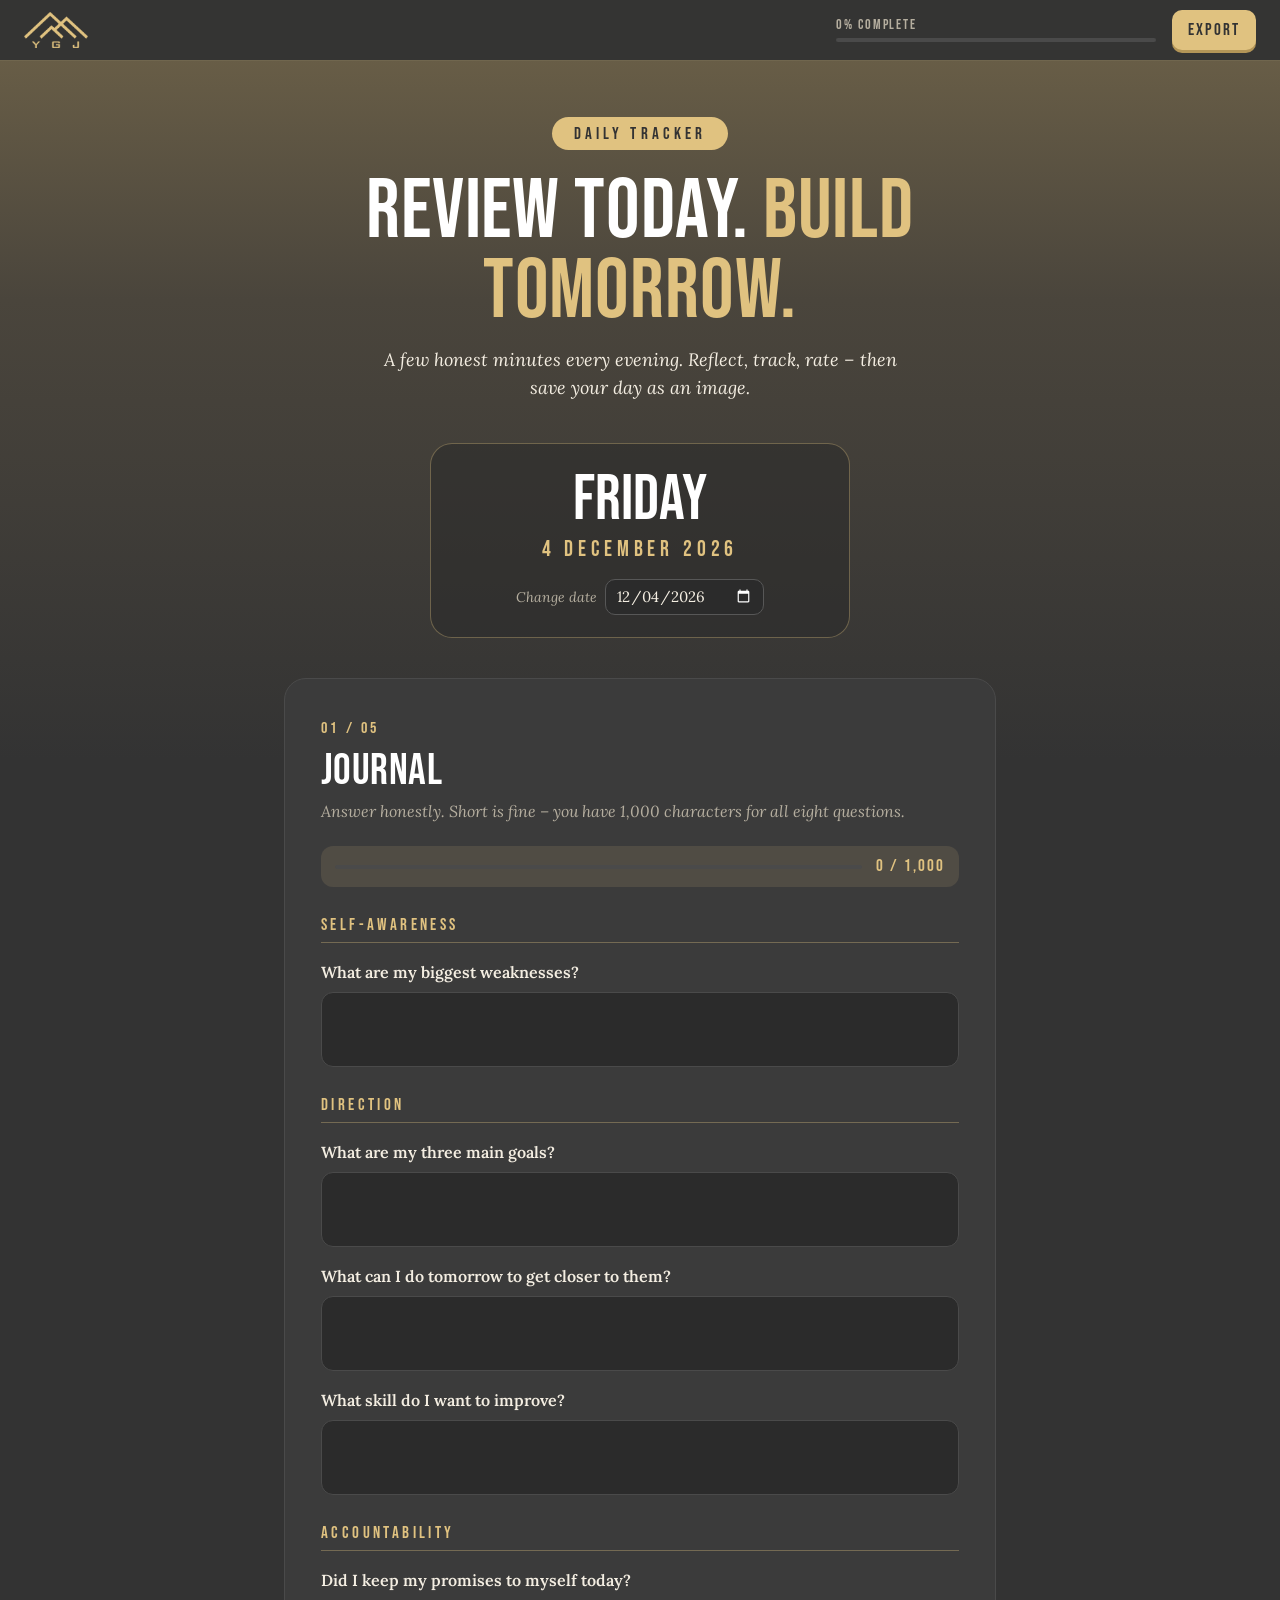
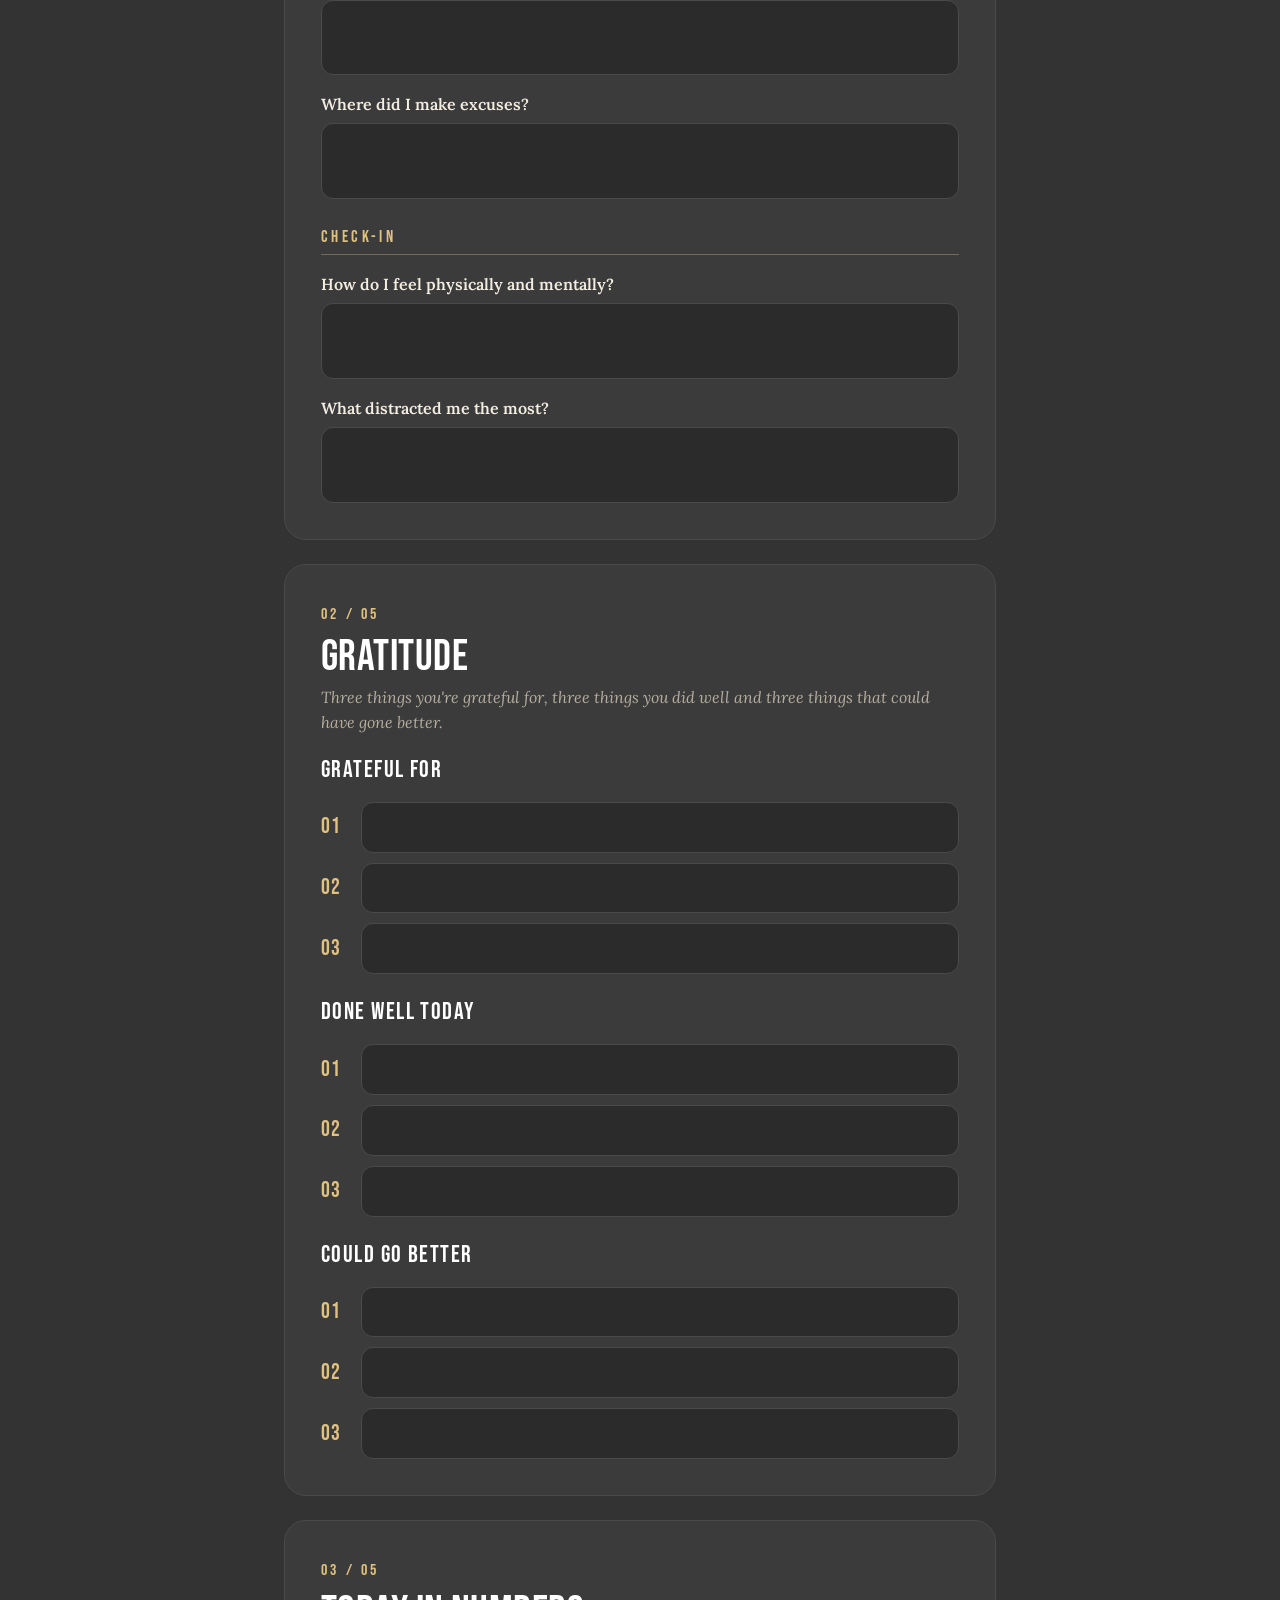
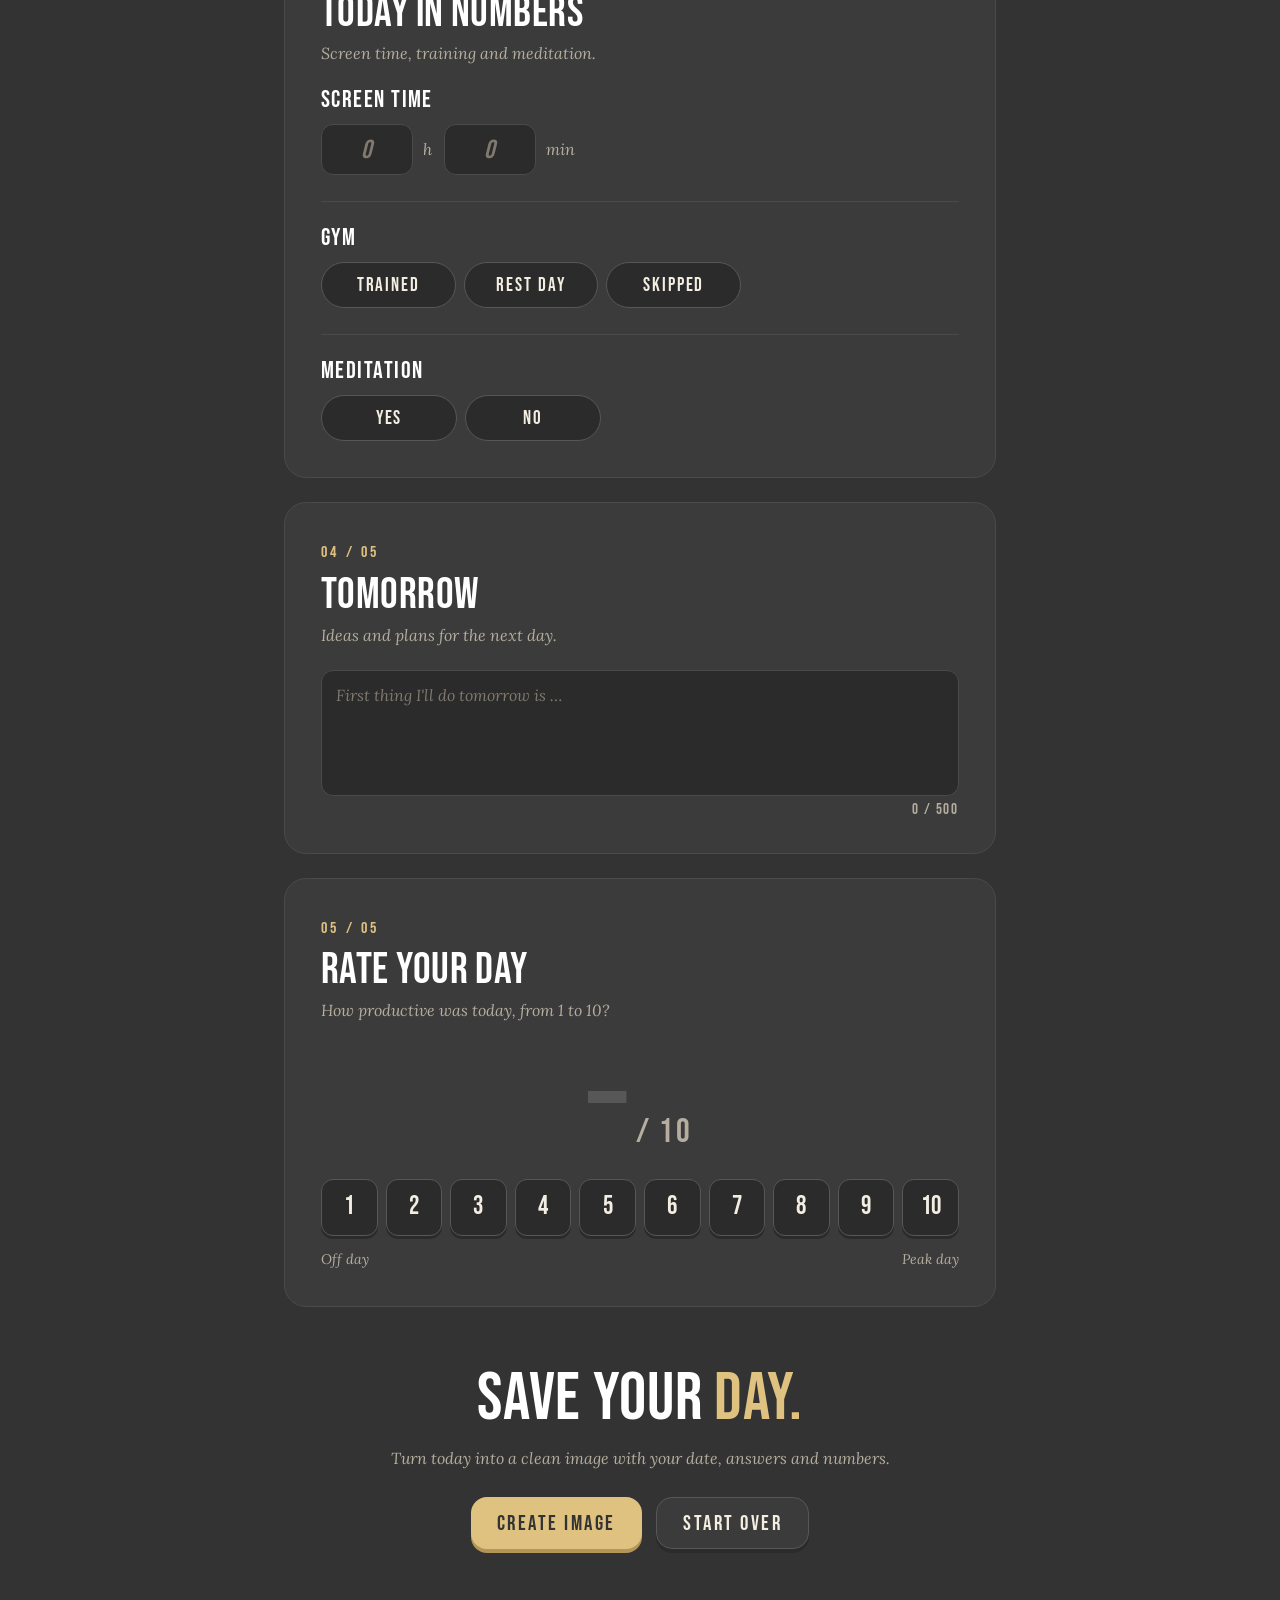
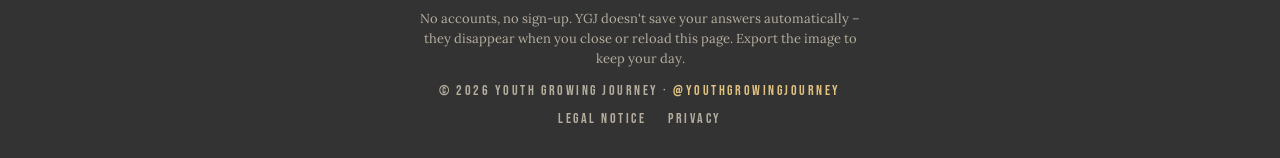
<file: index.html>
<!doctype html>
<html lang="en">
<head>
  <meta charset="utf-8">
  <meta name="viewport" content="width=device-width, initial-scale=1, viewport-fit=cover">
  <title>YGJ Daily Tracker</title>
  <meta name="description" content="Journal, gratitude, screen time, gym, meditation and a productivity rating – review your day in a few minutes and save it as a clean image. No account needed.">
  <meta name="theme-color" content="#333333">
  <meta property="og:title" content="YGJ Daily Tracker">
  <meta property="og:description" content="Review today. Build tomorrow. A daily tracker by Youth Growing Journey – no account needed.">
  <meta property="og:type" content="website">
  <meta property="og:image" content="https://youthgrowingjourney.github.io/daily-tracker/assets/icon-512.png">
  <link rel="icon" type="image/png" sizes="48x48" href="assets/favicon-48.png">
  <link rel="apple-touch-icon" href="assets/apple-touch-icon.png">
  <link rel="manifest" href="manifest.webmanifest">
  <link rel="preload" href="assets/fonts/bebas-neue-latin.woff2" as="font" type="font/woff2" crossorigin>
  <link rel="preload" href="assets/fonts/lora-latin.woff2" as="font" type="font/woff2" crossorigin>
  <link rel="stylesheet" href="styles.css">
  <script type="module" src="app.js"></script>
</head>
<body>
  <header class="bar">
    <a class="bar-brand" href="#top" aria-label="YGJ Daily Tracker – back to top">
      <img src="assets/logo-gold.png" alt="YGJ" width="72" height="40">
    </a>
    <div class="bar-progress" aria-live="polite">
      <span class="bar-progress-label"><span id="progressValue">0</span>% complete</span>
      <span class="bar-track" aria-hidden="true"><i id="progressFill"></i></span>
    </div>
    <button type="button" class="btn btn-gold btn-small" data-action="export">Export</button>
  </header>

  <main id="top">
    <section class="hero">
      <span class="pill">Daily Tracker</span>
      <h1 class="hero-title">Review today. <em>Build tomorrow.</em></h1>
      <p class="hero-sub">A few honest minutes every evening. Reflect, track, rate&nbsp;– then save your day as an image.</p>

      <div class="notice" id="inAppBanner" hidden>
        <p><strong data-app-name>This in-app browser</strong> can't save images. Open the tracker in your browser&nbsp;– your entries come with you.</p>
        <div class="notice-actions">
          <button type="button" class="btn btn-gold btn-small" data-action="open-browser">Open in browser</button>
          <button type="button" class="link-btn" data-action="copy-link">Copy link</button>
        </div>
        <p class="notice-help" hidden>Didn't open? Tap the ··· menu at the top and choose “Open in browser”, or copy the link and paste it into Safari or Chrome.</p>
      </div>

      <div class="day">
        <p class="day-weekday" id="dayWeekday">Today</p>
        <p class="day-date" id="dayDate"></p>
        <label class="day-change">
          <span>Change date</span>
          <input type="date" id="date" name="date" required>
        </label>
      </div>
    </section>

    <form id="tracker" autocomplete="off" novalidate>

      <!-- 01 Journal -->
      <section class="card" id="journal" aria-labelledby="journal-title">
        <header class="sec-head">
          <span class="sec-num">01 / 05</span>
          <h2 class="sec-title" id="journal-title">Journal</h2>
          <p class="sec-sub">Answer honestly. Short is fine&nbsp;– you have 1,000 characters for all eight questions.</p>
        </header>

        <div class="budget" aria-live="polite">
          <span class="budget-track" aria-hidden="true"><i id="budgetFill"></i></span>
          <span class="budget-count"><span id="budgetUsed">0</span> / 1,000</span>
        </div>

        <div class="q-group">
          <h3 class="q-group-title">Self-awareness</h3>
          <div class="field">
            <label for="q1">What are my biggest weaknesses?</label>
            <textarea id="q1" name="q1" rows="2" data-journal></textarea>
          </div>
        </div>

        <div class="q-group">
          <h3 class="q-group-title">Direction</h3>
          <div class="field">
            <label for="q2">What are my three main goals?</label>
            <textarea id="q2" name="q2" rows="2" data-journal></textarea>
          </div>
          <div class="field">
            <label for="q3">What can I do tomorrow to get closer to them?</label>
            <textarea id="q3" name="q3" rows="2" data-journal></textarea>
          </div>
          <div class="field">
            <label for="q4">What skill do I want to improve?</label>
            <textarea id="q4" name="q4" rows="2" data-journal></textarea>
          </div>
        </div>

        <div class="q-group">
          <h3 class="q-group-title">Accountability</h3>
          <div class="field">
            <label for="q5">Did I keep my promises to myself today?</label>
            <textarea id="q5" name="q5" rows="2" data-journal></textarea>
          </div>
          <div class="field">
            <label for="q6">Where did I make excuses?</label>
            <textarea id="q6" name="q6" rows="2" data-journal></textarea>
          </div>
        </div>

        <div class="q-group">
          <h3 class="q-group-title">Check-in</h3>
          <div class="field">
            <label for="q7">How do I feel physically and mentally?</label>
            <textarea id="q7" name="q7" rows="2" data-journal></textarea>
          </div>
          <div class="field">
            <label for="q8">What distracted me the most?</label>
            <textarea id="q8" name="q8" rows="2" data-journal></textarea>
          </div>
        </div>
      </section>

      <!-- 02 Gratitude -->
      <section class="card" id="gratitude" aria-labelledby="gratitude-title">
        <header class="sec-head">
          <span class="sec-num">02 / 05</span>
          <h2 class="sec-title" id="gratitude-title">Gratitude</h2>
          <p class="sec-sub">Three things you're grateful for, three things you did well and three things that could have gone better.</p>
        </header>

        <div class="lists">
          <fieldset class="list" data-list="grateful">
            <legend>Grateful for</legend>
            <label class="list-item"><span>01</span><input type="text" maxlength="80" aria-label="Grateful for, 1"></label>
            <label class="list-item"><span>02</span><input type="text" maxlength="80" aria-label="Grateful for, 2"></label>
            <label class="list-item"><span>03</span><input type="text" maxlength="80" aria-label="Grateful for, 3"></label>
          </fieldset>
          <fieldset class="list" data-list="wins">
            <legend>Done well today</legend>
            <label class="list-item"><span>01</span><input type="text" maxlength="80" aria-label="Done well today, 1"></label>
            <label class="list-item"><span>02</span><input type="text" maxlength="80" aria-label="Done well today, 2"></label>
            <label class="list-item"><span>03</span><input type="text" maxlength="80" aria-label="Done well today, 3"></label>
          </fieldset>
          <fieldset class="list" data-list="better">
            <legend>Could go better</legend>
            <label class="list-item"><span>01</span><input type="text" maxlength="80" aria-label="Could go better, 1"></label>
            <label class="list-item"><span>02</span><input type="text" maxlength="80" aria-label="Could go better, 2"></label>
            <label class="list-item"><span>03</span><input type="text" maxlength="80" aria-label="Could go better, 3"></label>
          </fieldset>
        </div>
      </section>

      <!-- 03 Zahlen -->
      <section class="card" id="numbers" aria-labelledby="numbers-title">
        <header class="sec-head">
          <span class="sec-num">03 / 05</span>
          <h2 class="sec-title" id="numbers-title">Today in numbers</h2>
          <p class="sec-sub">Screen time, training and meditation.</p>
        </header>

        <div class="stat">
          <h3 class="stat-title">Screen time</h3>
          <div class="duration">
            <label><input type="number" id="screenH" inputmode="numeric" min="0" max="24" placeholder="0"><span>h</span></label>
            <label><input type="number" id="screenM" inputmode="numeric" min="0" max="59" placeholder="0"><span>min</span></label>
          </div>
        </div>

        <div class="stat">
          <h3 class="stat-title" id="gym-title">Gym</h3>
          <div class="seg" role="radiogroup" aria-labelledby="gym-title">
            <label><input type="radio" name="gym" value="trained"><span>Trained</span></label>
            <label><input type="radio" name="gym" value="rest"><span>Rest day</span></label>
            <label><input type="radio" name="gym" value="skipped"><span>Skipped</span></label>
          </div>
          <div class="duration" id="gymDuration" hidden>
            <label><input type="number" id="gymMin" inputmode="numeric" min="0" max="600" placeholder="60"><span>min in the gym</span></label>
          </div>
        </div>

        <div class="stat">
          <h3 class="stat-title" id="med-title">Meditation</h3>
          <div class="seg" role="radiogroup" aria-labelledby="med-title" style="--options: 2">
            <label><input type="radio" name="meditation" value="yes"><span>Yes</span></label>
            <label><input type="radio" name="meditation" value="no"><span>No</span></label>
          </div>
          <div class="duration" id="medDuration" hidden>
            <label><input type="number" id="medMin" inputmode="numeric" min="0" max="600" placeholder="10"><span>min meditated</span></label>
          </div>
        </div>
      </section>

      <!-- 04 Morgen -->
      <section class="card" id="tomorrow" aria-labelledby="tomorrow-title">
        <header class="sec-head">
          <span class="sec-num">04 / 05</span>
          <h2 class="sec-title" id="tomorrow-title">Tomorrow</h2>
          <p class="sec-sub">Ideas and plans for the next day.</p>
        </header>
        <div class="field">
          <label for="plans" class="visually-hidden">Ideas and plans for tomorrow</label>
          <textarea id="plans" name="plans" rows="4" maxlength="500" placeholder="First thing I'll do tomorrow is …"></textarea>
          <span class="field-count"><span id="plansCount">0</span> / 500</span>
        </div>
      </section>

      <!-- 05 Bewertung -->
      <section class="card" id="rating" aria-labelledby="rating-title">
        <header class="sec-head">
          <span class="sec-num">05 / 05</span>
          <h2 class="sec-title" id="rating-title">Rate your day</h2>
          <p class="sec-sub">How productive was today, from 1 to 10?</p>
        </header>

        <div class="rating-display" aria-hidden="true">
          <span class="rating-big" id="ratingBig">–</span><span class="rating-of">/ 10</span>
        </div>
        <div class="rating-scale" role="radiogroup" aria-labelledby="rating-title">
          <label><input type="radio" name="rating" value="1"><span>1</span></label>
          <label><input type="radio" name="rating" value="2"><span>2</span></label>
          <label><input type="radio" name="rating" value="3"><span>3</span></label>
          <label><input type="radio" name="rating" value="4"><span>4</span></label>
          <label><input type="radio" name="rating" value="5"><span>5</span></label>
          <label><input type="radio" name="rating" value="6"><span>6</span></label>
          <label><input type="radio" name="rating" value="7"><span>7</span></label>
          <label><input type="radio" name="rating" value="8"><span>8</span></label>
          <label><input type="radio" name="rating" value="9"><span>9</span></label>
          <label><input type="radio" name="rating" value="10"><span>10</span></label>
        </div>
        <div class="rating-ends" aria-hidden="true"><span>Off day</span><span>Peak day</span></div>
      </section>

      <!-- Export -->
      <section class="export" id="export" aria-labelledby="export-title">
        <h2 class="export-title" id="export-title">Save your <em>day.</em></h2>
        <p class="sec-sub">Turn today into a clean image with your date, answers and numbers.</p>
        <div class="export-actions">
          <button type="button" class="btn btn-gold" data-action="export">Create image</button>
          <button type="button" class="btn btn-ghost" data-action="reset">Start over</button>
        </div>
      </section>
    </form>
  </main>

  <footer class="foot">
    <p class="foot-note">No accounts, no sign-up. YGJ doesn't save your answers automatically&nbsp;– they disappear when you close or reload this page. Export the image to keep your day.</p>
    <p class="foot-brand">© <span id="year">2026</span> Youth Growing Journey · <a href="https://www.instagram.com/youthgrowingjourney/" rel="noopener" target="_blank">@youthgrowingjourney</a></p>
    <!-- neuer Tab, damit die Eingaben im Tracker erhalten bleiben -->
    <nav class="foot-links" aria-label="Legal">
      <a href="imprint.html" target="_blank">Legal notice</a>
      <a href="privacy.html" target="_blank">Privacy</a>
    </nav>
  </footer>

  <dialog class="preview" id="preview" aria-labelledby="preview-title">
    <div class="preview-head">
      <h2 class="preview-title" id="preview-title">Your day</h2>
      <button type="button" class="preview-close" data-action="close" aria-label="Close">×</button>
    </div>
    <div class="preview-body">
      <img id="previewImg" alt="Exported daily tracker image">
    </div>
    <div class="notice" id="inAppNote" hidden>
      <p><strong data-app-name>This in-app browser</strong> blocks downloads. Open the tracker in your browser to save the image&nbsp;– your entries come with you.</p>
      <div class="notice-actions">
        <button type="button" class="btn btn-gold btn-small" data-action="open-browser-export">Open in browser</button>
        <button type="button" class="link-btn" data-action="copy-link">Copy link</button>
      </div>
      <p class="notice-help" hidden>Didn't open? Tap the ··· menu at the top and choose “Open in browser”, or copy the link and paste it into Safari or Chrome.</p>
    </div>
    <div class="preview-actions">
      <a class="btn btn-gold" id="downloadLink" download>Download PNG</a>
      <button type="button" class="btn btn-ghost" id="shareBtn" hidden>Save / Share</button>
    </div>
    <p class="preview-hint" id="previewHint">You can also press and hold the image to save it.</p>
  </dialog>

  <div class="toast" id="toast" role="status" aria-live="polite"></div>
</body>
</html>
</file>
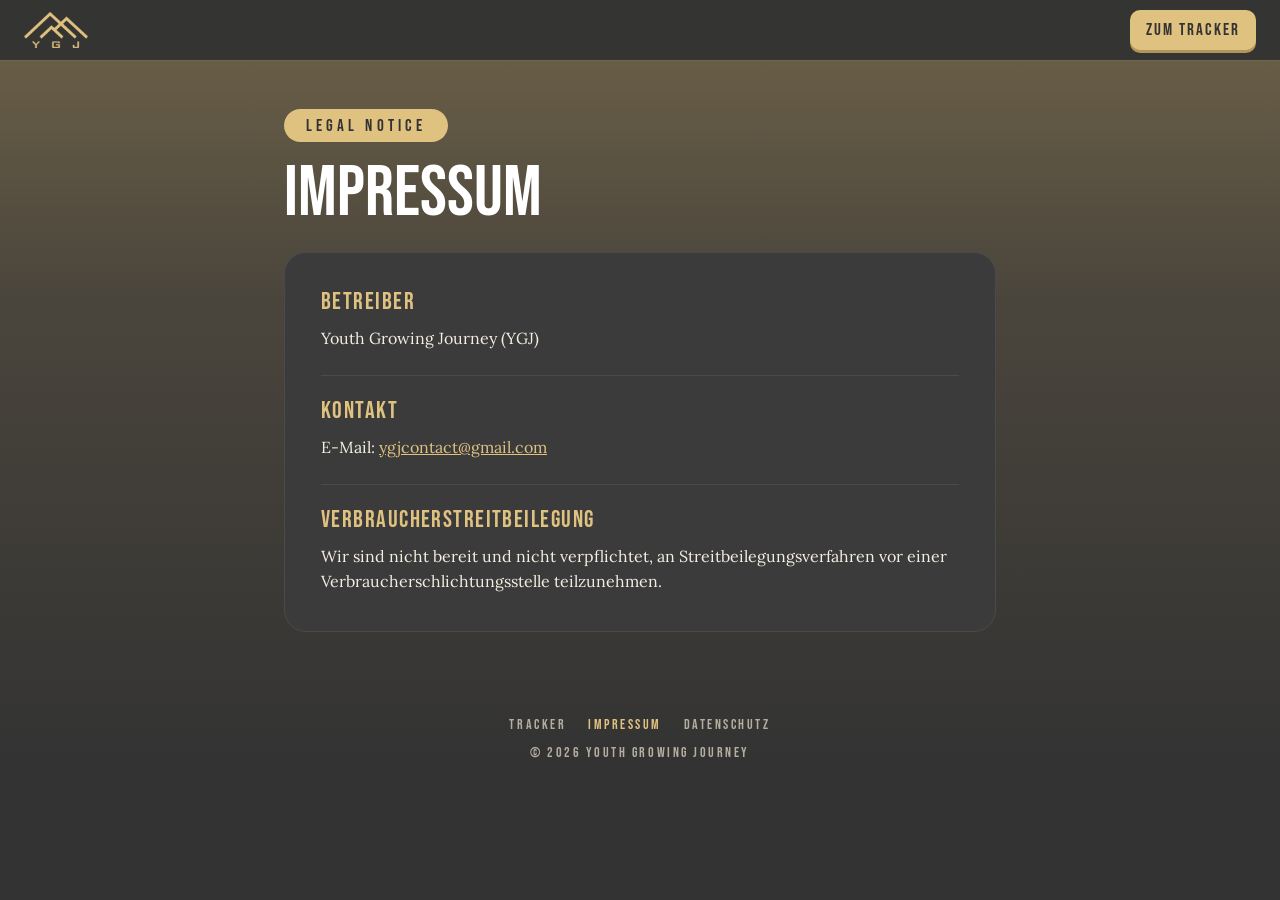
<file: impressum.html>
<!doctype html>
<html lang="de">
<head>
  <meta charset="utf-8">
  <meta name="viewport" content="width=device-width, initial-scale=1, viewport-fit=cover">
  <title>Impressum · YGJ Daily Tracker</title>
  <meta name="theme-color" content="#333333">
  <link rel="icon" type="image/png" sizes="48x48" href="assets/favicon-48.png">
  <link rel="apple-touch-icon" href="assets/apple-touch-icon.png">
  <link rel="stylesheet" href="styles.css">
</head>
<body>
  <header class="bar">
    <a class="bar-brand" href="./" aria-label="Zum YGJ Daily Tracker">
      <img src="assets/logo-gold.png" alt="YGJ" width="72" height="40">
    </a>
    <a class="btn btn-gold btn-small bar-back" href="./">Zum Tracker</a>
  </header>

  <main class="legal">
    <span class="pill">Legal notice</span>
    <h1 class="legal-title">Impressum</h1>

    <div class="card">
      <section>
        <h2>Betreiber</h2>
        <p>Youth Growing Journey (YGJ)</p>
      </section>

      <section>
        <h2>Kontakt</h2>
        <p>E-Mail: <a href="mailto:ygjcontact@gmail.com">ygjcontact@gmail.com</a></p>
      </section>

      <section>
        <h2>Verbraucherstreitbeilegung</h2>
        <p>Wir sind nicht bereit und nicht verpflichtet, an Streitbeilegungsverfahren vor einer Verbraucherschlichtungsstelle teilzunehmen.</p>
      </section>
    </div>
  </main>

  <footer class="foot">
    <nav class="foot-links" aria-label="Rechtliches">
      <a href="./">Tracker</a>
      <a href="impressum.html" aria-current="page">Impressum</a>
      <a href="datenschutz.html">Datenschutz</a>
    </nav>
    <p class="foot-brand">© 2026 Youth Growing Journey</p>
  </footer>
</body>
</html>
</file>
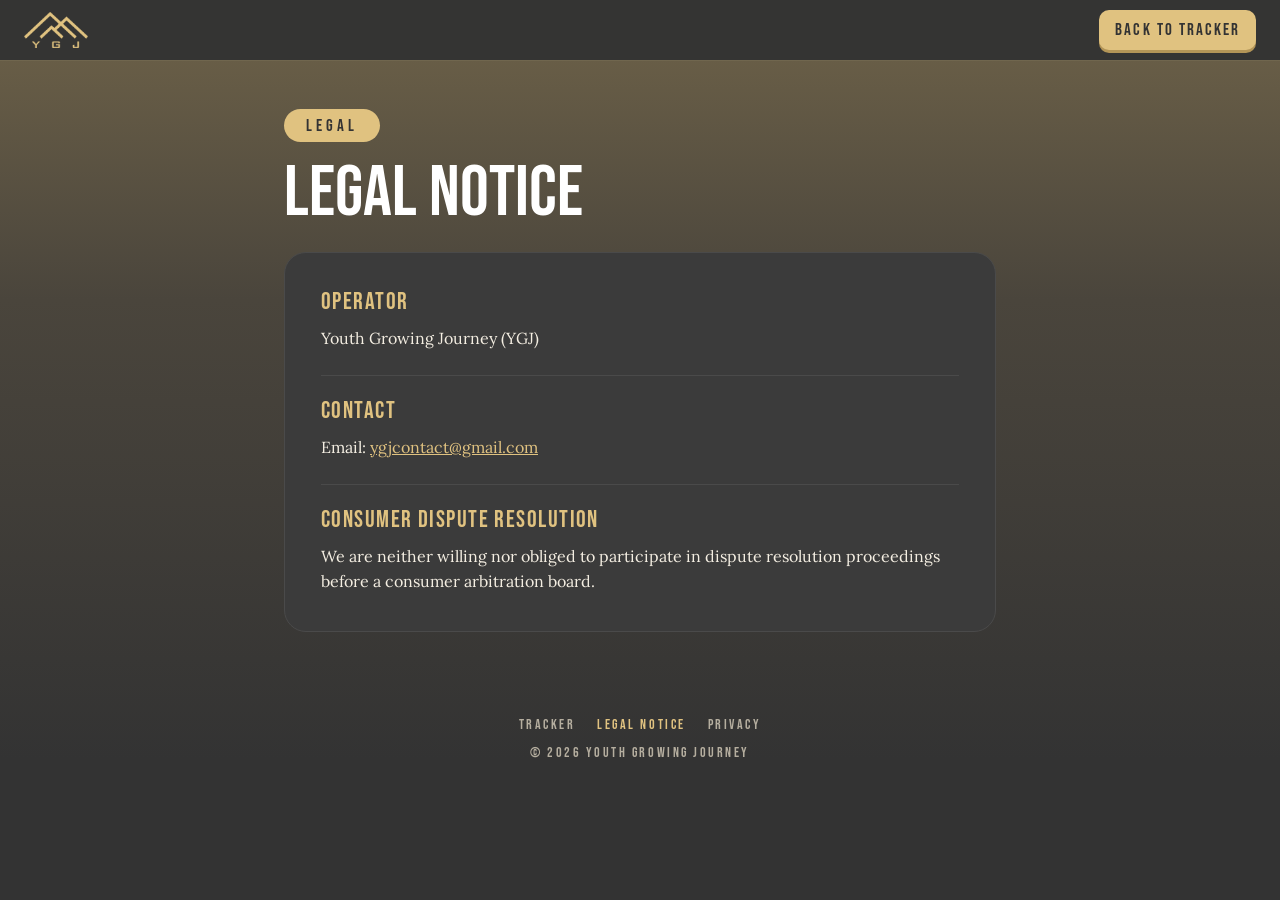
<file: imprint.html>
<!doctype html>
<html lang="en">
<head>
  <meta charset="utf-8">
  <meta name="viewport" content="width=device-width, initial-scale=1, viewport-fit=cover">
  <title>Legal notice · YGJ Daily Tracker</title>
  <meta name="theme-color" content="#333333">
  <link rel="icon" type="image/png" sizes="48x48" href="assets/favicon-48.png">
  <link rel="apple-touch-icon" href="assets/apple-touch-icon.png">
  <link rel="stylesheet" href="styles.css">
</head>
<body>
  <header class="bar">
    <a class="bar-brand" href="./" aria-label="Back to the YGJ Daily Tracker">
      <img src="assets/logo-gold.png" alt="YGJ" width="72" height="40">
    </a>
    <a class="btn btn-gold btn-small bar-back" href="./">Back to tracker</a>
  </header>

  <main class="legal">
    <span class="pill">Legal</span>
    <h1 class="legal-title">Legal notice</h1>

    <div class="card">
      <section>
        <h2>Operator</h2>
        <p>Youth Growing Journey (YGJ)</p>
      </section>

      <section>
        <h2>Contact</h2>
        <p>Email: <a href="mailto:ygjcontact@gmail.com">ygjcontact@gmail.com</a></p>
      </section>

      <section>
        <h2>Consumer dispute resolution</h2>
        <p>We are neither willing nor obliged to participate in dispute resolution proceedings before a consumer arbitration board.</p>
      </section>
    </div>
  </main>

  <footer class="foot">
    <nav class="foot-links" aria-label="Legal">
      <a href="./">Tracker</a>
      <a href="imprint.html" aria-current="page">Legal notice</a>
      <a href="privacy.html">Privacy</a>
    </nav>
    <p class="foot-brand">© 2026 Youth Growing Journey</p>
  </footer>
</body>
</html>
</file>
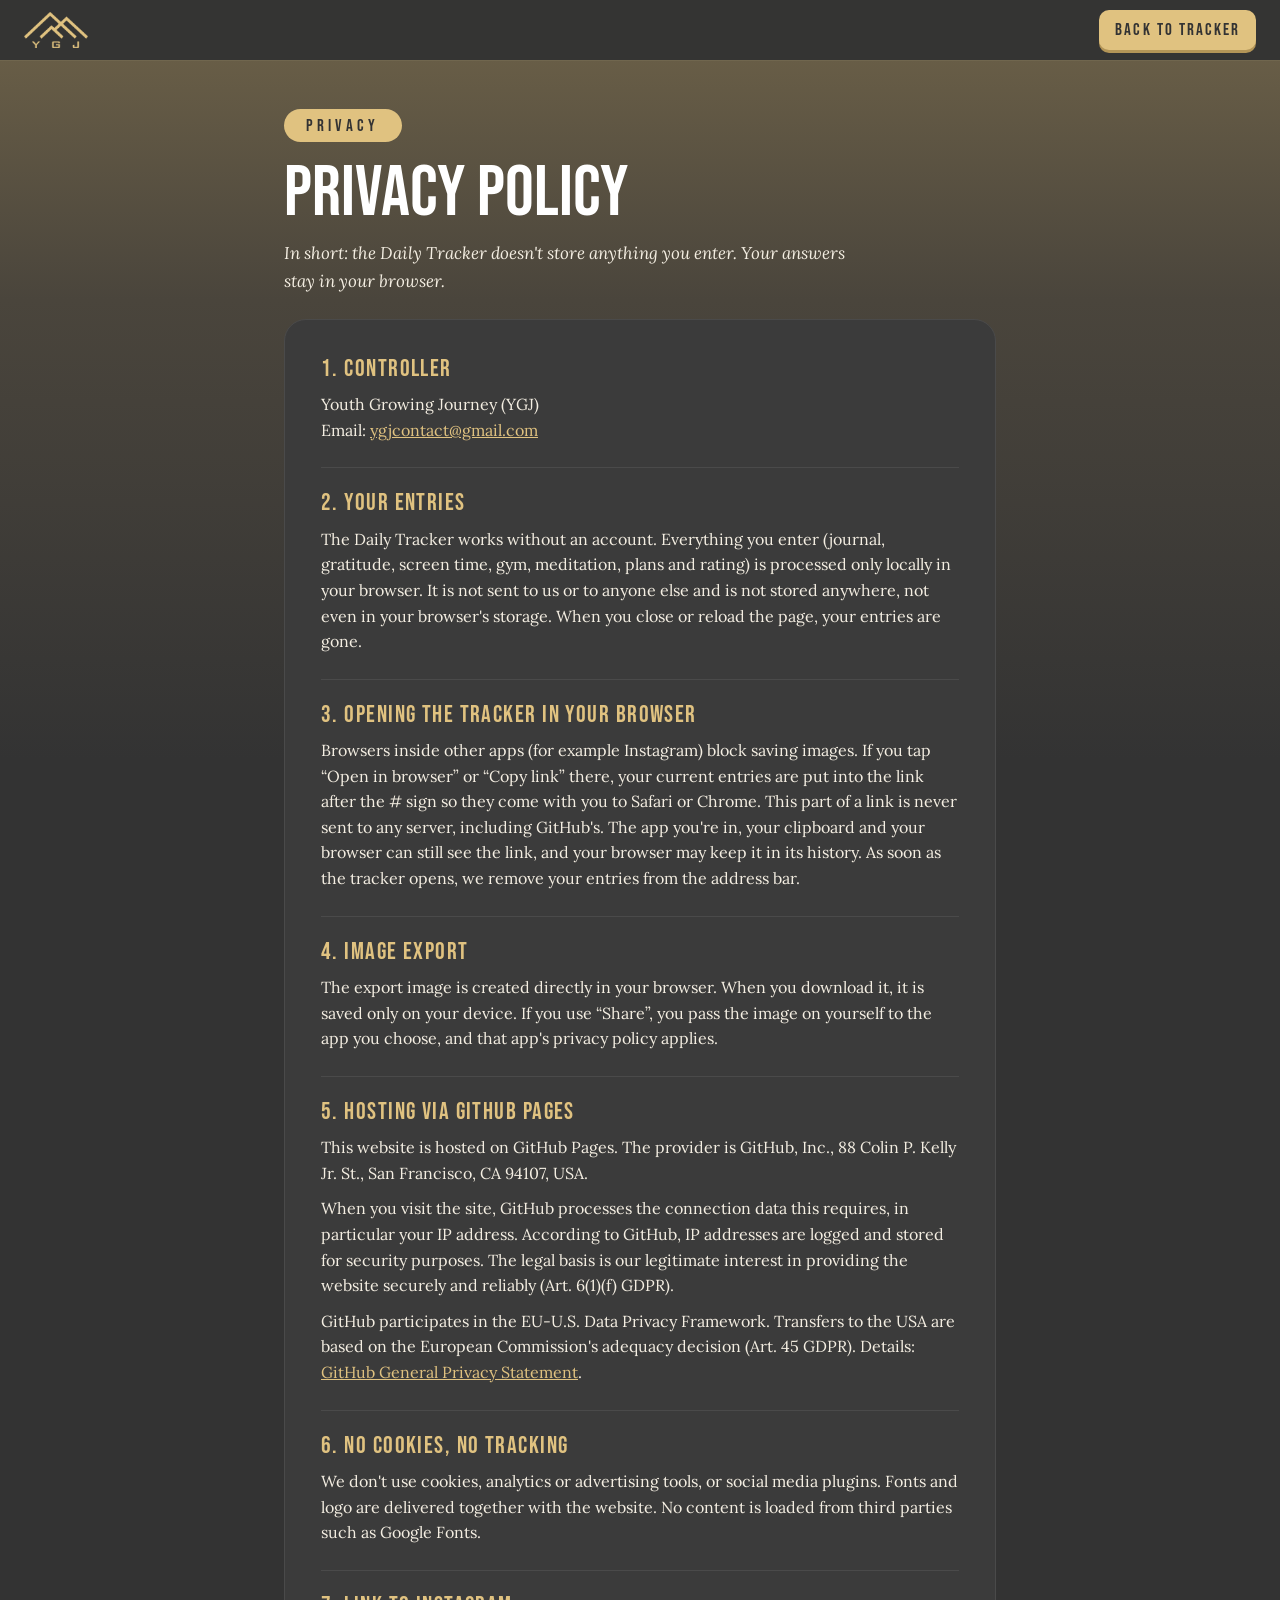
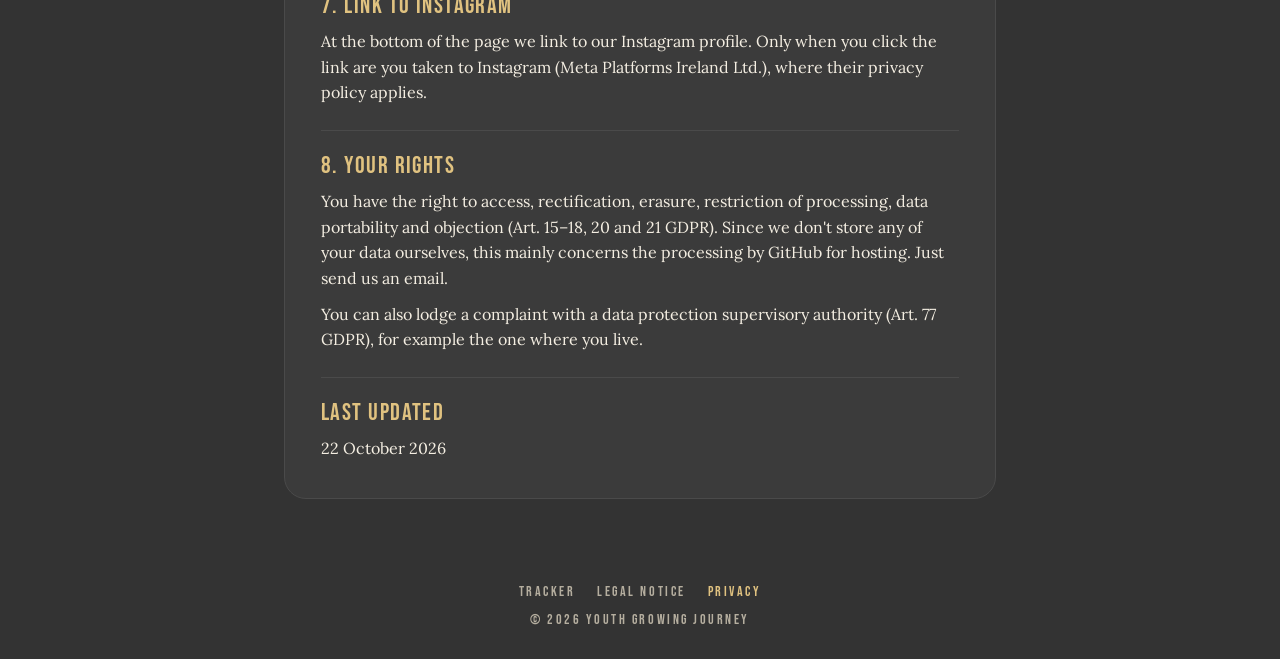
<file: privacy.html>
<!doctype html>
<html lang="en">
<head>
  <meta charset="utf-8">
  <meta name="viewport" content="width=device-width, initial-scale=1, viewport-fit=cover">
  <title>Privacy policy · YGJ Daily Tracker</title>
  <meta name="theme-color" content="#333333">
  <link rel="icon" type="image/png" sizes="48x48" href="assets/favicon-48.png">
  <link rel="apple-touch-icon" href="assets/apple-touch-icon.png">
  <link rel="stylesheet" href="styles.css">
</head>
<body>
  <header class="bar">
    <a class="bar-brand" href="./" aria-label="Back to the YGJ Daily Tracker">
      <img src="assets/logo-gold.png" alt="YGJ" width="72" height="40">
    </a>
    <a class="btn btn-gold btn-small bar-back" href="./">Back to tracker</a>
  </header>

  <main class="legal">
    <span class="pill">Privacy</span>
    <h1 class="legal-title">Privacy policy</h1>
    <p class="legal-intro">In short: the Daily Tracker doesn't store anything you enter. Your answers stay in your browser.</p>

    <div class="card">
      <section>
        <h2>1. Controller</h2>
        <p>
          Youth Growing Journey (YGJ)<br>
          Email: <a href="mailto:ygjcontact@gmail.com">ygjcontact@gmail.com</a>
        </p>
      </section>

      <section>
        <h2>2. Your entries</h2>
        <p>The Daily Tracker works without an account. Everything you enter (journal, gratitude, screen time, gym, meditation, plans and rating) is processed only locally in your browser. It is not sent to us or to anyone else and is not stored anywhere, not even in your browser's storage. When you close or reload the page, your entries are gone.</p>
      </section>

      <section>
        <h2>3. Opening the tracker in your browser</h2>
        <p>Browsers inside other apps (for example Instagram) block saving images. If you tap “Open in browser” or “Copy link” there, your current entries are put into the link after the # sign so they come with you to Safari or Chrome. This part of a link is never sent to any server, including GitHub's. The app you're in, your clipboard and your browser can still see the link, and your browser may keep it in its history. As soon as the tracker opens, we remove your entries from the address bar.</p>
      </section>

      <section>
        <h2>4. Image export</h2>
        <p>The export image is created directly in your browser. When you download it, it is saved only on your device. If you use “Share”, you pass the image on yourself to the app you choose, and that app's privacy policy applies.</p>
      </section>

      <section>
        <h2>5. Hosting via GitHub Pages</h2>
        <p>This website is hosted on GitHub Pages. The provider is GitHub, Inc., 88 Colin P. Kelly Jr. St., San Francisco, CA 94107, USA.</p>
        <p>When you visit the site, GitHub processes the connection data this requires, in particular your IP address. According to GitHub, IP addresses are logged and stored for security purposes. The legal basis is our legitimate interest in providing the website securely and reliably (Art. 6(1)(f) GDPR).</p>
        <p>GitHub participates in the EU-U.S. Data Privacy Framework. Transfers to the USA are based on the European Commission's adequacy decision (Art. 45 GDPR). Details: <a href="https://docs.github.com/en/site-policy/privacy-policies/github-general-privacy-statement" rel="noopener" target="_blank">GitHub General Privacy Statement</a>.</p>
      </section>

      <section>
        <h2>6. No cookies, no tracking</h2>
        <p>We don't use cookies, analytics or advertising tools, or social media plugins. Fonts and logo are delivered together with the website. No content is loaded from third parties such as Google Fonts.</p>
      </section>

      <section>
        <h2>7. Link to Instagram</h2>
        <p>At the bottom of the page we link to our Instagram profile. Only when you click the link are you taken to Instagram (Meta Platforms Ireland Ltd.), where their privacy policy applies.</p>
      </section>

      <section>
        <h2>8. Your rights</h2>
        <p>You have the right to access, rectification, erasure, restriction of processing, data portability and objection (Art. 15–18, 20 and 21 GDPR). Since we don't store any of your data ourselves, this mainly concerns the processing by GitHub for hosting. Just send us an email.</p>
        <p>You can also lodge a complaint with a data protection supervisory authority (Art. 77 GDPR), for example the one where you live.</p>
      </section>

      <section>
        <h2>Last updated</h2>
        <p>22 October 2026</p>
      </section>
    </div>
  </main>

  <footer class="foot">
    <nav class="foot-links" aria-label="Legal">
      <a href="./">Tracker</a>
      <a href="imprint.html">Legal notice</a>
      <a href="privacy.html" aria-current="page">Privacy</a>
    </nav>
    <p class="foot-brand">© 2026 Youth Growing Journey</p>
  </footer>
</body>
</html>
</file>
<file: styles.css>
/*
 * YGJ Daily Tracker
 * Markenfarben laut Branding: #333333 (Dunkelgrau) und #E0C280 (Gold/Beige).
 * Schriften: Lora (Fließtext), Bebas Neue (Headlines wie in den Instagram-Posts).
 * Alle weiteren Töne sind die Abstufungen aus der YGJ-App (src/theme/index.ts).
 */

/* Schriften lokal, damit keine Anfrage an Google-Server geht */
@font-face {
  font-family: 'Bebas Neue';
  font-style: normal;
  font-weight: 400;
  font-display: swap;
  src: url(assets/fonts/bebas-neue-latin.woff2) format('woff2');
  unicode-range: U+0000-00FF, U+0131, U+0152-0153, U+02BB-02BC, U+02C6, U+02DA, U+02DC, U+0304, U+0308, U+0329, U+2000-206F, U+20AC, U+2122, U+2191, U+2193, U+2212, U+2215, U+FEFF, U+FFFD;
}
@font-face {
  font-family: 'Bebas Neue';
  font-style: normal;
  font-weight: 400;
  font-display: swap;
  src: url(assets/fonts/bebas-neue-latin-ext.woff2) format('woff2');
  unicode-range: U+0100-02BA, U+02BD-02C5, U+02C7-02CC, U+02CE-02D7, U+02DD-02FF, U+0304, U+0308, U+0329, U+1D00-1DBF, U+1E00-1E9F, U+1EF2-1EFF, U+2020, U+20A0-20AB, U+20AD-20C4, U+2113, U+2C60-2C7F, U+A720-A7FF;
}
@font-face {
  font-family: 'Lora';
  font-style: normal;
  font-weight: 400 700;
  font-display: swap;
  src: url(assets/fonts/lora-latin.woff2) format('woff2');
  unicode-range: U+0000-00FF, U+0131, U+0152-0153, U+02BB-02BC, U+02C6, U+02DA, U+02DC, U+0304, U+0308, U+0329, U+2000-206F, U+20AC, U+2122, U+2191, U+2193, U+2212, U+2215, U+FEFF, U+FFFD;
}
@font-face {
  font-family: 'Lora';
  font-style: normal;
  font-weight: 400 700;
  font-display: swap;
  src: url(assets/fonts/lora-latin-ext.woff2) format('woff2');
  unicode-range: U+0100-02BA, U+02BD-02C5, U+02C7-02CC, U+02CE-02D7, U+02DD-02FF, U+0304, U+0308, U+0329, U+1D00-1DBF, U+1E00-1E9F, U+1EF2-1EFF, U+2020, U+20A0-20AB, U+20AD-20C4, U+2113, U+2C60-2C7F, U+A720-A7FF;
}
@font-face {
  font-family: 'Lora';
  font-style: italic;
  font-weight: 400 700;
  font-display: swap;
  src: url(assets/fonts/lora-italic-latin.woff2) format('woff2');
  unicode-range: U+0000-00FF, U+0131, U+0152-0153, U+02BB-02BC, U+02C6, U+02DA, U+02DC, U+0304, U+0308, U+0329, U+2000-206F, U+20AC, U+2122, U+2191, U+2193, U+2212, U+2215, U+FEFF, U+FFFD;
}
@font-face {
  font-family: 'Lora';
  font-style: italic;
  font-weight: 400 700;
  font-display: swap;
  src: url(assets/fonts/lora-italic-latin-ext.woff2) format('woff2');
  unicode-range: U+0100-02BA, U+02BD-02C5, U+02C7-02CC, U+02CE-02D7, U+02DD-02FF, U+0304, U+0308, U+0329, U+1D00-1DBF, U+1E00-1E9F, U+1EF2-1EFF, U+2020, U+20A0-20AB, U+20AD-20C4, U+2113, U+2C60-2C7F, U+A720-A7FF;
}

:root {
  /* Markenfarben */
  --bg: #333333;
  --gold: #E0C280;

  /* Abstufungen Dunkelgrau */
  --bg-deep: #2B2B2B;
  --surface: #3B3B3B;
  --surface-high: #444444;
  --border: #4A4A4A;
  --border-strong: #575757;

  /* Abstufungen Gold */
  --gold-deep: #B39557;
  --gold-light: #EFDDB4;
  --gold-soft: rgba(224, 194, 128, 0.12);
  --gold-line: rgba(224, 194, 128, 0.35);

  /* Text */
  --text: #F4EEE2;
  --text-muted: #B5AE9F;
  --text-faint: #7F796E;
  --on-gold: #333333;

  --display: 'Bebas Neue', 'Arial Narrow', sans-serif;
  --serif: 'Lora', Georgia, 'Times New Roman', serif;

  --radius-sm: 10px;
  --radius-md: 16px;
  --radius-lg: 22px;
  --edge: 4px; /* "3D"-Kante unter Buttons wie in der App */
  --gutter: 16px;

  color-scheme: dark;
}

*,
*::before,
*::after {
  box-sizing: border-box;
}

html {
  -webkit-text-size-adjust: 100%;
  scroll-behavior: smooth;
  scroll-padding-top: 84px;
}

body {
  margin: 0;
  min-height: 100vh;
  background:
    linear-gradient(180deg, #6F6349 0, #4A453C 300px, #333333 760px) top / 100% 760px no-repeat,
    var(--bg);
  color: var(--text);
  font: 400 16px/1.6 var(--serif);
  overflow-x: hidden;
}

img {
  display: block;
  max-width: 100%;
}

a {
  color: var(--gold);
}

/* hidden muss auch gegen display-Regeln wie .btn { display: inline-flex } gewinnen */
[hidden] {
  display: none !important;
}

.visually-hidden {
  position: absolute !important;
  width: 1px;
  height: 1px;
  overflow: hidden;
  clip: rect(0 0 0 0);
  white-space: nowrap;
}

:focus-visible {
  outline: 2px solid var(--gold);
  outline-offset: 3px;
}

/* ---------- Kopfleiste ---------- */

.bar {
  position: sticky;
  top: 0;
  z-index: 20;
  display: flex;
  align-items: center;
  gap: 16px;
  padding: 10px var(--gutter);
  padding-top: max(10px, env(safe-area-inset-top));
  /* bewusst ohne backdrop-filter: der kostet auf Handy-GPUs viel Speicher */
  background: rgba(51, 51, 51, 0.97);
  border-bottom: 1px solid var(--gold-line);
}

.bar-brand img {
  width: 64px;
  height: auto;
}

.bar-progress {
  flex: 1;
  display: flex;
  flex-direction: column;
  gap: 6px;
  min-width: 0;
  max-width: 320px;
  margin-left: auto;
}

.bar-progress-label {
  font: 400 14px/1 var(--display);
  letter-spacing: 0.14em;
  text-transform: uppercase;
  color: var(--text-muted);
}

.bar-track,
.budget-track {
  position: relative;
  display: block;
  height: 4px;
  border-radius: 999px;
  background: var(--border);
  overflow: hidden;
}

.bar-track i,
.budget-track i {
  position: absolute;
  inset: 0 auto 0 0;
  width: 0;
  background: var(--gold);
  border-radius: inherit;
  transition: width 0.25s ease;
}

/* ---------- Buttons ---------- */

.btn {
  display: inline-flex;
  align-items: center;
  justify-content: center;
  gap: 8px;
  min-height: 52px;
  padding: 0 26px;
  border: 0;
  border-radius: var(--radius-md);
  font: 400 21px/1 var(--display);
  letter-spacing: 0.12em;
  text-transform: uppercase;
  text-decoration: none;
  cursor: pointer;
  transition: transform 0.08s ease, box-shadow 0.08s ease, background-color 0.15s ease;
  -webkit-tap-highlight-color: transparent;
}

.btn:active {
  transform: translateY(var(--edge));
}

.btn-gold {
  background: var(--gold);
  color: var(--on-gold);
  box-shadow: 0 var(--edge) 0 var(--gold-deep);
}

.btn-gold:hover {
  background: var(--gold-light);
}

.btn-gold:active {
  box-shadow: 0 0 0 var(--gold-deep);
}

.btn-ghost {
  background: var(--surface);
  color: var(--text);
  border: 1.5px solid var(--border-strong);
  box-shadow: 0 var(--edge) 0 var(--bg-deep);
}

.btn-ghost:hover {
  border-color: var(--gold-line);
}

.btn-ghost:active {
  box-shadow: 0 0 0 var(--bg-deep);
}

.btn-small {
  min-height: 40px;
  padding: 0 16px;
  font-size: 17px;
  border-radius: var(--radius-sm);
  box-shadow: 0 3px 0 var(--gold-deep);
}

.btn-small:active {
  transform: translateY(3px);
}

/* ---------- Hero ---------- */

main {
  width: 100%;
  max-width: 760px;
  margin: 0 auto;
  padding: 0 var(--gutter);
}

.hero {
  padding: 56px 0 40px;
  text-align: center;
}

.pill {
  display: inline-block;
  padding: 9px 22px 7px;
  border-radius: 999px;
  background: var(--gold);
  color: var(--on-gold);
  font: 400 17px/1 var(--display);
  letter-spacing: 0.24em;
  text-transform: uppercase;
}

.hero-title,
.export-title {
  margin: 22px 0 14px;
  font: 400 clamp(48px, 11vw, 84px)/0.95 var(--display);
  letter-spacing: 0.01em;
  text-transform: uppercase;
  color: #FFFFFF;
}

.hero-title em,
.export-title em {
  font-style: normal;
  color: var(--gold);
}

.hero-sub {
  max-width: 30em;
  margin: 0 auto;
  font-style: italic;
  font-size: 18px;
  color: var(--text);
}

.day {
  margin: 40px auto 0;
  padding: 26px 20px 22px;
  max-width: 420px;
  border: 1.5px solid var(--gold-line);
  border-radius: var(--radius-lg);
  background: rgba(43, 43, 43, 0.55);
}

.day-weekday {
  margin: 0;
  font: 400 64px/0.95 var(--display);
  text-transform: uppercase;
  color: #FFFFFF;
}

.day-date {
  margin: 8px 0 0;
  font: 400 22px/1 var(--display);
  letter-spacing: 0.22em;
  text-transform: uppercase;
  color: var(--gold);
}

.day-change {
  position: relative;
  display: inline-flex;
  align-items: center;
  gap: 8px;
  margin-top: 18px;
  font-size: 14px;
  font-style: italic;
  color: var(--text-muted);
  cursor: pointer;
}

.day-change input {
  min-height: 36px;
  padding: 4px 10px;
  border: 1.5px solid var(--border-strong);
  border-radius: var(--radius-sm);
  background: var(--bg-deep);
  color: var(--text);
  font: 400 15px/1 var(--serif);
}

.day-change input:focus-visible {
  outline: none;
  border-color: var(--gold);
  box-shadow: 0 0 0 3px var(--gold-soft);
}

/* ---------- Karten und Abschnitte ---------- */

.card {
  margin: 0 0 24px;
  padding: 28px 22px;
  border: 1px solid var(--border);
  border-radius: var(--radius-lg);
  background: var(--surface);
}

.sec-head {
  margin-bottom: 22px;
}

.sec-num {
  font: 400 16px/1 var(--display);
  letter-spacing: 0.2em;
  color: var(--gold);
}

.sec-title {
  margin: 8px 0 6px;
  font: 400 44px/1 var(--display);
  letter-spacing: 0.01em;
  text-transform: uppercase;
  color: #FFFFFF;
}

.sec-sub {
  margin: 0;
  font-style: italic;
  color: var(--text-muted);
}

/* ---------- Eingabefelder ---------- */

.field {
  position: relative;
  margin-top: 18px;
}

.field label {
  display: block;
  margin-bottom: 8px;
  font-weight: 600;
  line-height: 1.4;
  color: var(--text);
}

textarea,
.list-item input,
.duration input {
  width: 100%;
  padding: 12px 14px;
  border: 1.5px solid var(--border);
  border-radius: 12px;
  background: var(--bg-deep);
  color: var(--text);
  font: 400 16px/1.55 var(--serif);
  transition: border-color 0.15s ease, box-shadow 0.15s ease;
}

textarea {
  display: block;
  min-height: 56px;
  resize: none;
  overflow: hidden;
}

textarea::placeholder,
input::placeholder {
  color: var(--text-faint);
  font-style: italic;
}

textarea:focus-visible,
.list-item input:focus-visible,
.duration input:focus-visible {
  outline: none;
  border-color: var(--gold);
  box-shadow: 0 0 0 3px var(--gold-soft);
}

.field-count {
  display: block;
  margin-top: 6px;
  text-align: right;
  font: 400 15px/1 var(--display);
  letter-spacing: 0.12em;
  color: var(--text-muted);
}

/* Zeichenbudget Journal */
.budget {
  display: flex;
  align-items: center;
  gap: 14px;
  padding: 12px 14px;
  border-radius: 12px;
  background: var(--gold-soft);
}

.budget-track {
  flex: 1;
}

.budget-count {
  font: 400 17px/1 var(--display);
  letter-spacing: 0.12em;
  color: var(--gold);
  white-space: nowrap;
}

.budget.is-full .budget-count::after {
  content: ' · limit reached';
}

.q-group {
  margin-top: 30px;
}

.q-group-title {
  margin: 0;
  padding-bottom: 8px;
  border-bottom: 1px solid var(--gold-line);
  font: 400 17px/1 var(--display);
  letter-spacing: 0.2em;
  text-transform: uppercase;
  color: var(--gold);
}

/* Listen (Dankbarkeit) */
.lists {
  display: grid;
  gap: 26px;
}

.list {
  margin: 0;
  padding: 0;
  border: 0;
  min-width: 0;
}

.list legend {
  padding: 0;
  margin-bottom: 10px;
  font: 400 24px/1 var(--display);
  letter-spacing: 0.06em;
  text-transform: uppercase;
  color: #FFFFFF;
}

.list-item {
  display: flex;
  align-items: center;
  gap: 12px;
  margin-top: 10px;
}

.list-item span {
  flex: none;
  width: 28px;
  font: 400 22px/1 var(--display);
  letter-spacing: 0.06em;
  color: var(--gold);
}

/* Zahlen */
.stat + .stat {
  margin-top: 26px;
  padding-top: 24px;
  border-top: 1px solid var(--border);
}

.stat-title {
  margin: 0 0 12px;
  font: 400 24px/1 var(--display);
  letter-spacing: 0.06em;
  text-transform: uppercase;
  color: #FFFFFF;
}

.duration {
  display: flex;
  flex-wrap: wrap;
  gap: 12px;
}

.stat .seg + .duration {
  margin-top: 14px;
}

.duration label {
  display: flex;
  align-items: center;
  gap: 10px;
  color: var(--text-muted);
  font-style: italic;
}

.duration input {
  width: 92px;
  text-align: center;
  font: 400 26px/1 var(--display);
  letter-spacing: 0.06em;
  padding: 10px 8px 8px;
  -moz-appearance: textfield;
}

.duration input::-webkit-outer-spin-button,
.duration input::-webkit-inner-spin-button {
  -webkit-appearance: none;
  margin: 0;
}

/* Segment-Auswahl und Bewertung: Radio unsichtbar, Label als Button */
/* gleich breite Segmente, damit drei Optionen auch bei 375 px in eine Zeile passen */
.seg {
  display: grid;
  grid-auto-flow: column;
  grid-auto-columns: minmax(0, 1fr);
  gap: 8px;
  max-width: calc(var(--options, 3) * 140px);
}

.seg label,
.rating-scale label {
  position: relative;
}

.seg input,
.rating-scale input {
  position: absolute;
  inset: 0;
  opacity: 0;
  pointer-events: none;
}

.seg span,
.rating-scale span {
  display: inline-flex;
  align-items: center;
  justify-content: center;
  border: 1.5px solid var(--border-strong);
  background: var(--bg-deep);
  color: var(--text);
  cursor: pointer;
  user-select: none;
  transition: background-color 0.15s ease, color 0.15s ease, border-color 0.15s ease, transform 0.08s ease;
  -webkit-tap-highlight-color: transparent;
}

.seg span {
  width: 100%;
  min-height: 46px;
  padding: 0 8px;
  border-radius: 999px;
  font: 400 19px/1 var(--display);
  letter-spacing: 0.1em;
  text-transform: uppercase;
  white-space: nowrap;
}

.seg label:hover span,
.rating-scale label:hover span {
  border-color: var(--gold-line);
}

.seg input:checked + span,
.rating-scale input:checked + span {
  background: var(--gold);
  border-color: var(--gold);
  color: var(--on-gold);
}

.seg input:focus-visible + span,
.rating-scale input:focus-visible + span {
  outline: 2px solid var(--gold);
  outline-offset: 3px;
}

/* Bewertung */
.rating-display {
  display: flex;
  align-items: baseline;
  justify-content: center;
  gap: 10px;
  margin: 4px 0 18px;
}

.rating-big {
  font: 400 128px/0.9 var(--display);
  color: transparent;
  -webkit-text-stroke: 2px var(--gold);
}

.rating-big.is-empty {
  color: var(--border-strong);
  -webkit-text-stroke: 0;
}

.rating-of {
  font: 400 34px/1 var(--display);
  letter-spacing: 0.08em;
  color: var(--text-muted);
}

.rating-scale {
  display: grid;
  grid-template-columns: repeat(10, 1fr);
  gap: 8px;
}

.rating-scale span {
  width: 100%;
  aspect-ratio: 1;
  border-radius: 12px;
  font: 400 26px/1 var(--display);
  box-shadow: 0 3px 0 var(--bg-deep);
}

.rating-scale input:checked + span {
  box-shadow: 0 3px 0 var(--gold-deep);
}

.rating-scale label:active span {
  transform: translateY(3px);
  box-shadow: none;
}

.rating-ends {
  display: flex;
  justify-content: space-between;
  margin-top: 12px;
  font-size: 14px;
  font-style: italic;
  color: var(--text-muted);
}

/* Export */
.export {
  padding: 36px 0 12px;
  text-align: center;
}

.export-title {
  margin-top: 0;
  font-size: clamp(44px, 10vw, 68px);
}

.export-actions {
  display: flex;
  flex-wrap: wrap;
  justify-content: center;
  gap: 14px;
  margin-top: 26px;
}

/* ---------- Fußzeile ---------- */

.foot {
  max-width: 760px;
  margin: 0 auto;
  padding: 48px var(--gutter) max(32px, env(safe-area-inset-bottom));
  text-align: center;
}

.foot-note {
  max-width: 34em;
  margin: 0 auto;
  font-size: 13px;
  line-height: 1.55;
  color: var(--text-muted);
}

.foot-brand {
  margin: 14px 0 0;
  font: 400 14px/1 var(--display);
  letter-spacing: 0.18em;
  text-transform: uppercase;
  color: var(--text-muted);
}

.foot-brand a {
  color: var(--gold);
  text-decoration: none;
}

.foot-brand a:hover {
  text-decoration: underline;
}

.foot-links {
  display: flex;
  justify-content: center;
  gap: 22px;
  margin-top: 14px;
  font: 400 14px/1 var(--display);
  letter-spacing: 0.18em;
  text-transform: uppercase;
}

.foot-links a {
  color: var(--text-muted);
  text-decoration: none;
}

.foot-links a:hover,
.foot-links a[aria-current='page'] {
  color: var(--gold);
}

/* ---------- Impressum und Datenschutz ---------- */

.bar-back {
  margin-left: auto;
}

.legal {
  padding-top: 48px;
}

.legal-title {
  margin: 18px 0 12px;
  font: 400 clamp(44px, 11vw, 72px)/0.95 var(--display);
  text-transform: uppercase;
  color: #FFFFFF;
  overflow-wrap: break-word;
  hyphens: manual;
}

.legal-intro {
  max-width: 34em;
  margin: 0 0 28px;
  font-size: 17px;
  font-style: italic;
  color: var(--text);
}

.legal .card {
  margin-top: 24px;
}

.legal section + section {
  margin-top: 24px;
  padding-top: 22px;
  border-top: 1px solid var(--border);
}

.legal h2 {
  margin: 0 0 10px;
  font: 400 24px/1.1 var(--display);
  letter-spacing: 0.06em;
  text-transform: uppercase;
  color: var(--gold);
}

.legal p {
  margin: 0 0 10px;
  overflow-wrap: anywhere;
}

.legal p:last-child {
  margin-bottom: 0;
}

/* ---------- Vorschau-Dialog ---------- */

.preview {
  width: min(560px, calc(100vw - 2 * var(--gutter)));
  max-height: calc(100dvh - 32px);
  padding: 0;
  border: 1px solid var(--gold-line);
  border-radius: var(--radius-lg);
  background: var(--surface);
  color: var(--text);
  overflow: hidden;
}

.preview[open] {
  display: flex;
  flex-direction: column;
}

.preview::backdrop {
  background: rgba(20, 20, 20, 0.72);
}

.preview-head {
  display: flex;
  align-items: center;
  justify-content: space-between;
  padding: 16px 18px 12px 22px;
}

.preview-title {
  margin: 0;
  font: 400 30px/1 var(--display);
  letter-spacing: 0.04em;
  text-transform: uppercase;
}

.preview-close {
  width: 40px;
  height: 40px;
  border: 1.5px solid var(--border-strong);
  border-radius: 50%;
  background: var(--bg-deep);
  color: var(--text);
  font: 400 24px/1 var(--serif);
  cursor: pointer;
}

.preview-body {
  flex: 1;
  min-height: 0;
  overflow-y: auto;
  padding: 0 18px;
}

.preview-body img {
  width: 100%;
  border-radius: 12px;
  border: 1px solid var(--border);
}

.preview-actions {
  display: flex;
  flex-wrap: wrap;
  gap: 12px;
  padding: 18px 18px 8px;
}

.preview-actions .btn {
  flex: 1 1 160px;
}

/* Hinweis für In-App-Browser (oben auf der Seite und in der Vorschau) */
.notice {
  margin: 20px 0 0;
  padding: 14px 16px;
  border: 1px solid var(--gold-line);
  border-radius: 12px;
  background: var(--gold-soft);
  font-size: 15px;
  line-height: 1.5;
  text-align: left;
  color: var(--text);
}

.notice p {
  margin: 0;
}

.notice strong {
  color: var(--gold);
}

.notice-actions {
  display: flex;
  flex-wrap: wrap;
  align-items: center;
  gap: 18px;
  margin-top: 14px;
}

.notice-help {
  margin-top: 12px !important;
  font-size: 14px;
  color: var(--text-muted);
}

.preview .notice {
  margin: 14px 18px 0;
}

.link-btn {
  padding: 0;
  border: 0;
  background: none;
  color: var(--gold);
  font: inherit;
  font-weight: 600;
  text-decoration: underline;
  cursor: pointer;
}

.preview-hint {
  margin: 0;
  padding: 4px 18px 18px;
  font-size: 13px;
  font-style: italic;
  text-align: center;
  color: var(--text-muted);
}

/* ---------- Toast ---------- */

.toast {
  position: fixed;
  left: 50%;
  bottom: max(24px, env(safe-area-inset-bottom));
  z-index: 50;
  max-width: calc(100vw - 2 * var(--gutter));
  padding: 12px 20px;
  border-radius: 999px;
  background: var(--gold);
  color: var(--on-gold);
  font-weight: 600;
  font-size: 15px;
  text-align: center;
  box-shadow: 0 8px 24px rgba(0, 0, 0, 0.35);
  opacity: 0;
  transform: translate(-50%, 12px);
  pointer-events: none;
  transition: opacity 0.2s ease, transform 0.2s ease;
}

.toast.is-visible {
  opacity: 1;
  transform: translate(-50%, 0);
}

/* ---------- Größere Bildschirme ---------- */

@media (min-width: 640px) {
  :root {
    --gutter: 24px;
  }

  .card {
    padding: 36px 36px;
  }
}

@media (max-width: 479px) {
  .rating-scale {
    grid-template-columns: repeat(5, 1fr);
  }

  .bar-progress-label {
    font-size: 13px;
  }

  .day-weekday {
    font-size: 56px;
  }
}

@media (prefers-reduced-motion: reduce) {
  html {
    scroll-behavior: auto;
  }

  *,
  *::before,
  *::after {
    transition: none !important;
  }
}
</file>
